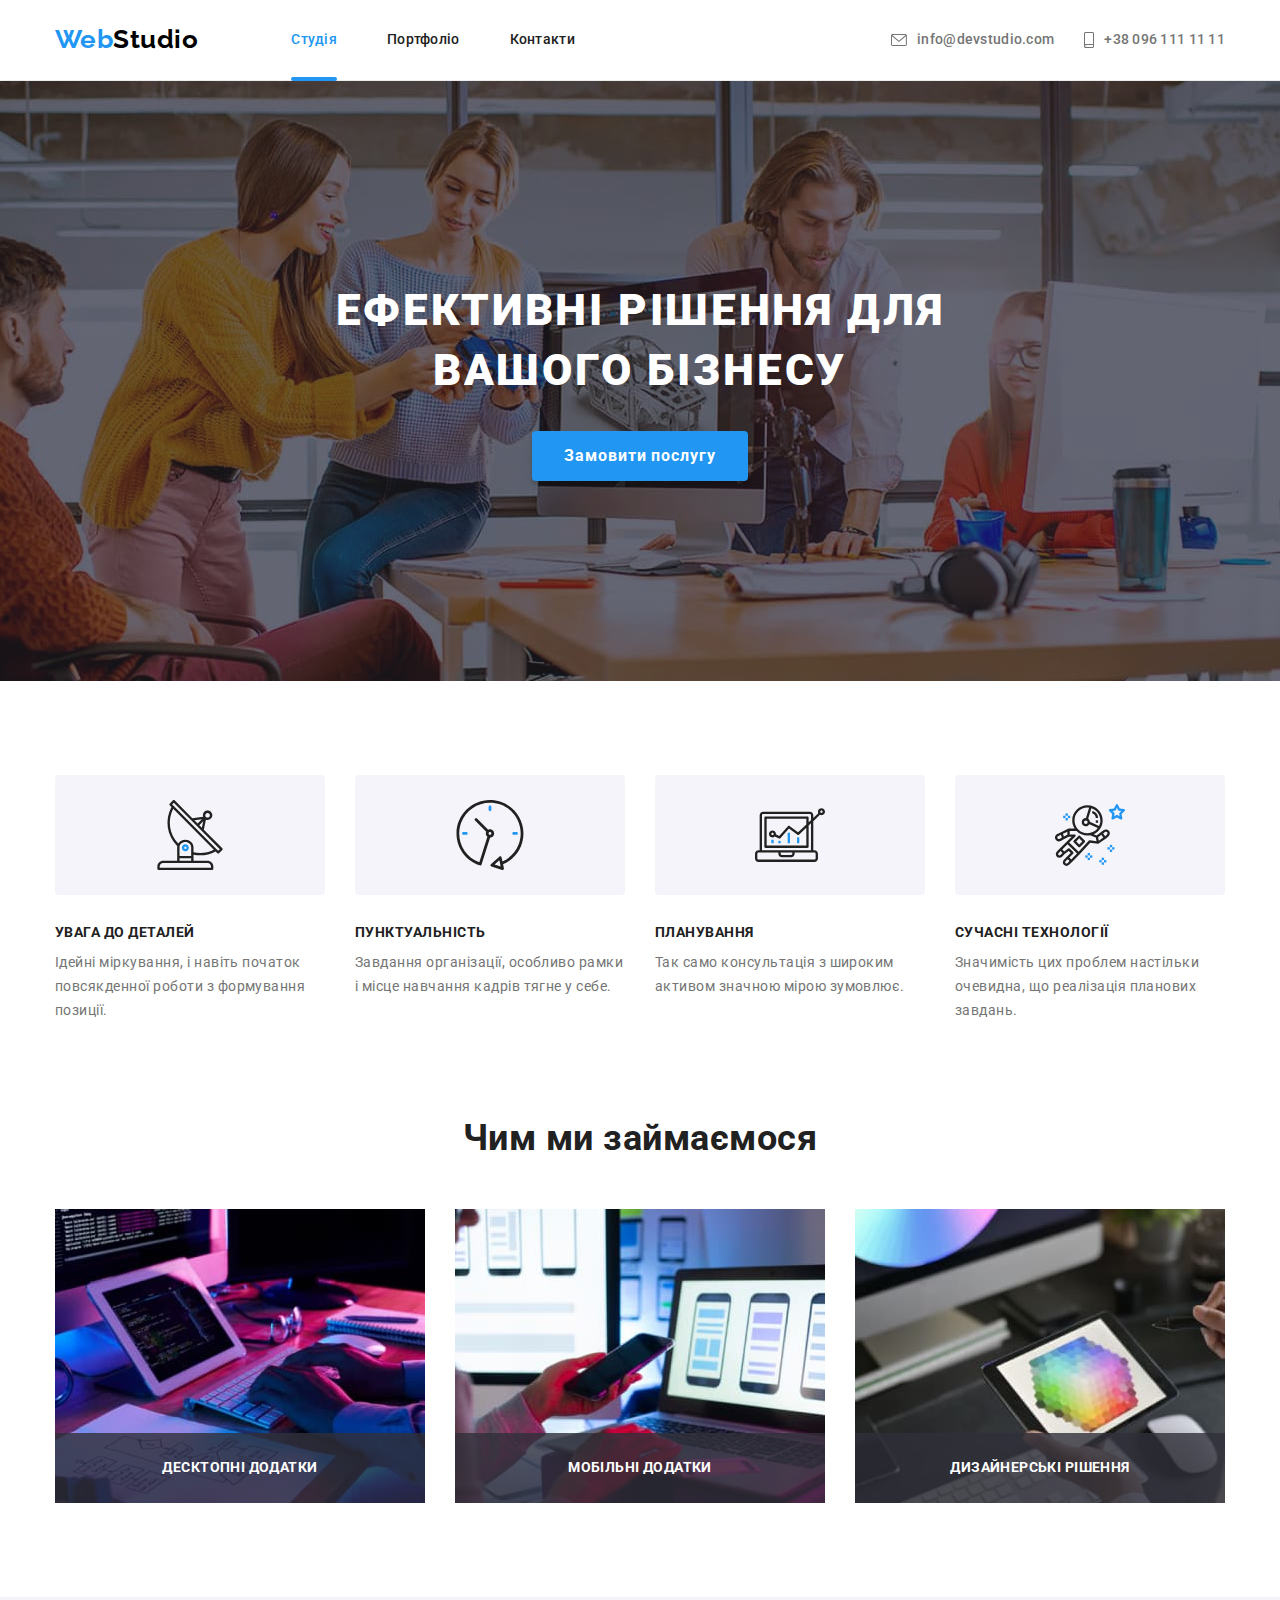
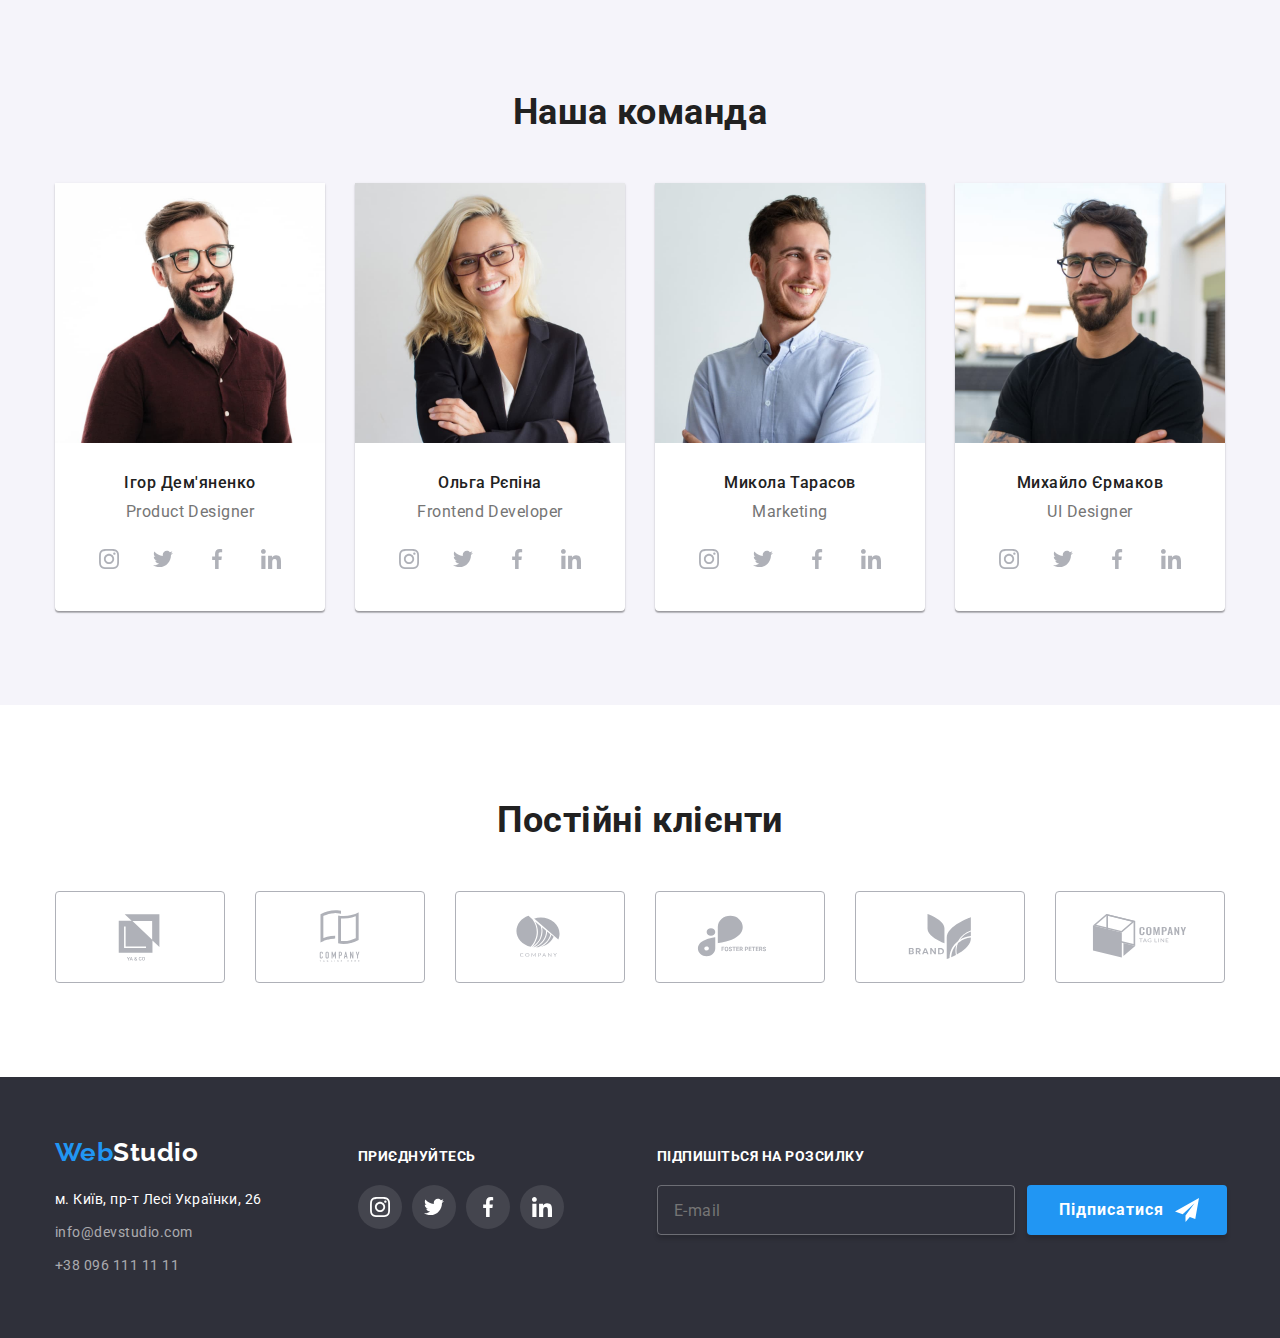
<file: index.html>
<!DOCTYPE html>
<html lang="uk">

    <head>
        <meta charset="UTF-8">
        <meta http-equiv="X-UA-Compatible" content="IE=edge">
        <meta name="viewport" content="width=device-width, initial-scale=1.0">
        <title>Студія</title>
        <link href="https://fonts.googleapis.com/css2?family=Raleway:wght@700&family=Roboto:wght@400;500;700;900&display=swap"
            rel="stylesheet">
        <link rel="stylesheet" href="https://cdnjs.cloudflare.com/ajax/libs/modern-normalize/1.1.0/modern-normalize.min.css">
        <link rel="stylesheet" href="./css/main.min.css">
    </head>
    
    <body>

        <!-- Шапка -->
        <header class="page-header">
           <div class="container main-nav">
                <nav class="nav-flex">
                    <a class="logo" href="./index.html" target="_self">Web<span class="page-header__logo">Studio</span></a>
                    <ul class="main-nav__list site-nav">
                        <li class="main-nav__item site-nav__item">
                            <a class="main-nav__link current row-accent site-nav__link site-nav__link--accent" href="./index.html" target="_self">Студія</a>
                        </li>
                        <li class="main-nav__item site-nav__item">
                            <a class="main-nav__link row-accent site-nav__link site-nav__link--accent" href="./portfolio.html" target="_self">Портфоліо</a>
                        </li>
                        <li class="main-nav__item site-nav__item">
                            <a class="main-nav__link row-accent site-nav__link site-nav__link--accent" href="" target="_self">Контакти</a>
                        </li>
                    </ul>
                </nav>
                <div class="contacts-nav">
                    <a class="main-nav__link contacts-nav__link contacts-header" href="mailto:info@devstudio.com">
                        <svg class="contacts-nav__link-icon" width="16" height="12">
                            <use href="./images/icons.svg#icon-mail"></use>
                        </svg>
                        info@devstudio.com
                    </a>
                    <a class="main-nav__link contacts-nav__link  contacts-header" href="tel:+380961111111">
                        <svg class="contacts-nav__link-icon" width="10" height="16">
                            <use href="./images/icons.svg#icon-phone"></use>
                        </svg>
                        +38 096 111 11 11
                    </a>
                </div>
           </div>
        </header>

        <main>
            <!-- Герой -->
            <section class="hero page-header__stroke">
                <div class="hero__overlay">
                    <div class="container hero__container">
                        <h1 class="hero__title">Ефективні рішення для<br> вашого бізнесу</h1>
                        <button class="button hero-button" type="button" data-modal-open>Замовити послугу</button>
                    </div>
                </div>
            </section>

            <!-- Переваги features -->
            <section class="section features">
                <div class="container features__container">
                    <h2 class="hidden">Переваги</h2>
                    <ul class="features__list feature-list">
                        <li class="features__item features__icon--antenna">
                            <h3 class="features__title">УВАГА ДО ДЕТАЛЕЙ</h3>
                            <p class="features__text">Ідейні міркування, і навіть початок повсякденної роботи з формування позиції.</p>
                        </li>
                        <li class="features__item features__icon--clock">
                            <h3 class="features__title">ПУНКТУАЛЬНІСТЬ</h3>
                            <p class="features__text">Завдання організації, особливо рамки і місце навчання кадрів тягне у себе.</p>
                        </li>
                        <li class="features__item features__icon--diagram">
                            <h3 class="features__title">ПЛАНУВАННЯ</h3>
                            <p class="features__text">Так само консультація з широким активом значною мірою зумовлює.</p>
                        </li>
                        <li class="features__item features__icon--astronaut">
                            <h3 class="features__title">СУЧАСНІ ТЕХНОЛОГІЇ</h3>
                            <p class="features__text">Значимість цих проблем настільки очевидна, що реалізація планових завдань.</p>
                        </li>
                    </ul>
                </div>
            </section>

            <!-- Чим ми займаємося -->
            <section class="section about">
                <div class="container about__container">
                    <h2 class="section-title">Чим ми займаємося</h2>
                    <ul class="about__list">
                        <li class="about__item">
                            <img class="about__img" src="./images/img1.jpg" alt="Людина набирає код на планшеті" width="370">
                            <div class="about__overlay">
                                <h3 class="about__text">Десктопні додатки</h3>
                            </div>
                        </li>
                        <li class="about__item">
                            <img class="about__img" src="./images/img2.jpg" alt="Людина з телефоном за ноутбуком" width="370">
                            <div class="about__overlay">
                                <h3 class="about__text">Мобільні додатки</h3>
                            </div>
                        </li>
                        <li class="about__item">
                            <img class="about__img" src="./images/img3.jpg" alt="Планшет з зображенням кольорової сітки" width="370">
                            <div class="about__overlay">
                                <h3 class="about__text">Дизайнерські рішення</h3>
                            </div>
                        </li>
                    </ul>
                </div>
            </section>

            <!-- Команда -->
            <section class="section team">
                <div class="container team__container">
                    <h2 class="section-title">Наша команда</h2>
                    <ul class="team__list">
                        <li class="team__item team__item--shadow">
                            <img class="team__img" src="./images/igor-demyanenko.jpg" alt="Ігор Дем'яненко" width="270">
                            <div class="team__member">
                                <h3 class="team__member--name">Ігор Дем'яненко</h3>
                                <p class="team__member--position">Product Designer</p>
                                <ul class="social">
                                    <li class="social__item">
                                        <a class="social__link" href="#" target="_blank" rel="noopener noreferrer" aria-label="instagram">
                                            <svg class="social__icon" width="20" height="20">
                                                <use href="./images/icons.svg#icon-instagram"></use>
                                            </svg>
                                        </a>
                                    </li>
                                    <li class="social__item">
                                        <a href="#" class="social__link" target="_blank" rel="noopener noreferrer" aria-label="twitter">
                                            <svg class="social__icon" width="20" height="20">
                                                <use href="./images/icons.svg#icon-twitter"></use>
                                            </svg>
                                        </a>
                                    </li>
                                    <li class="social__item">
                                        <a href="#" class="social__link" target="_blank" rel="noopener noreferrer" aria-label="facebook">
                                            <svg class="social__icon" width="20" height="20">
                                                <use href="./images/icons.svg#icon-facebook"></use>
                                            </svg>
                                        </a>
                                    </li>
                                    <li class="social__item">
                                        <a href="#" class="social__link" target="_blank" rel="noopener noreferrer" aria-label="linkedin">
                                            <svg class="social__icon" width="20" height="20">
                                                <use href="./images/icons.svg#icon-linkedin"></use>
                                            </svg>
                                        </a>
                                    </li>
                                </ul>
                            </div>
                        </li>
                        <li class="team__item team__item--shadow">
                            <img class="team__img" src="./images/olga-repina.jpg" alt="Ольга Рєпіна" width="270">
                            <div class="team__member">
                                <h3 class="team__member--name">Ольга Рєпіна</h3>
                                <p class="team__member--position">Frontend Developer</p>
                                <ul class="social">
                                    <li class="social__item">
                                        <a class="social__link" href="#" target="_blank" rel="noopener noreferrer" aria-label="instagram">
                                            <svg class="social__icon" width="20" height="20">
                                                <use href="./images/icons.svg#icon-instagram"></use>
                                            </svg>
                                        </a>
                                    </li>
                                    <li class="social__item">
                                        <a href="#" class="social__link" target="_blank" rel="noopener noreferrer" aria-label="twitter">
                                            <svg class="social__icon" width="20" height="20">
                                                <use href="./images/icons.svg#icon-twitter"></use>
                                            </svg>
                                        </a>
                                    </li>
                                    <li class="social__item">
                                        <a href="#" class="social__link" target="_blank" rel="noopener noreferrer" aria-label="facebook">
                                            <svg class="social__icon" width="20" height="20">
                                                <use href="./images/icons.svg#icon-facebook"></use>
                                            </svg>
                                        </a>
                                    </li>
                                    <li class="social__item">
                                        <a href="#" class="social__link" target="_blank" rel="noopener noreferrer" aria-label="linkedin">
                                            <svg class="social__icon" width="20" height="20">
                                                <use href="./images/icons.svg#icon-linkedin"></use>
                                            </svg>
                                        </a>
                                    </li>
                                </ul>
                            </div>
                        </li>
                        <li class="team__item team__item--shadow">
                            <img class="team__img" src="./images/mykola-tarasov.jpg" alt="Микола Тарасов" width="270">
                            <div class="team__member">
                                <h3 class="team__member--name">Микола Тарасов</h3>
                                <p class="team__member--position">Marketing</p>
                                <ul class="social">
                                    <li class="social__item">
                                        <a class="social__link" href="#" target="_blank" rel="noopener noreferrer" aria-label="instagram">
                                            <svg class="social__icon" width="20" height="20">
                                                <use href="./images/icons.svg#icon-instagram"></use>
                                            </svg>
                                        </a>
                                    </li>
                                    <li class="social__item">
                                        <a href="#" class="social__link" target="_blank" rel="noopener noreferrer" aria-label="twitter">
                                            <svg class="social__icon" width="20" height="20">
                                                <use href="./images/icons.svg#icon-twitter"></use>
                                            </svg>
                                        </a>
                                    </li>
                                    <li class="social__item">
                                        <a href="#" class="social__link" target="_blank" rel="noopener noreferrer" aria-label="facebook">
                                            <svg class="social__icon" width="20" height="20">
                                                <use href="./images/icons.svg#icon-facebook"></use>
                                            </svg>
                                        </a>
                                    </li>
                                    <li class="social__item">
                                        <a href="#" class="social__link" target="_blank" rel="noopener noreferrer" aria-label="linkedin">
                                            <svg class="social__icon" width="20" height="20">
                                                <use href="./images/icons.svg#icon-linkedin"></use>
                                            </svg>
                                        </a>
                                    </li>
                                </ul>
                            </div>
                        </li>
                        <li class="team__item team__item--shadow">
                            <img class="team__img" src="./images/myhaylo-yermakov.jpg" alt="Михайло Єрмаков" width="270">
                            <div class="team__member">
                                <h3 class="team__member--name">Михайло Єрмаков</h3>
                                <p class="team__member--position">UI Designer</p>
                                <ul class="social">
                                    <li class="social__item">
                                        <a class="social__link" href="#" target="_blank" rel="noopener noreferrer" aria-label="instagram">
                                            <svg class="social__icon" width="20" height="20">
                                                <use href="./images/icons.svg#icon-instagram"></use>
                                            </svg>
                                        </a>
                                    </li>
                                    <li class="social__item">
                                        <a href="#" class="social__link" target="_blank" rel="noopener noreferrer" aria-label="twitter">
                                            <svg class="social__icon" width="20" height="20">
                                                <use href="./images/icons.svg#icon-twitter"></use>
                                            </svg>
                                        </a>
                                    </li>
                                    <li class="social__item">
                                        <a href="#" class="social__link" target="_blank" rel="noopener noreferrer" aria-label="facebook">
                                            <svg class="social__icon" width="20" height="20">
                                                <use href="./images/icons.svg#icon-facebook"></use>
                                            </svg>
                                        </a>
                                    </li>
                                    <li class="social__item">
                                        <a href="#" class="social__link" target="_blank" rel="noopener noreferrer" aria-label="linkedin">
                                            <svg class="social__icon" width="20" height="20">
                                                <use href="./images/icons.svg#icon-linkedin"></use>
                                            </svg>
                                        </a>
                                    </li>
                                </ul>
                            </div>
                        </li>
                    </ul>
                </div>
            </section>

            <!-- Клієнти -->
            <section class="section clients">
                <div class="container clients_container">
                    <h2 class="section-title">Постійні клієнти</h2>
                    <ul class="clients__list">
                        <li class="clients__item">
                            <a class="clients__link" href="#" target="_blank" rel="noopener noreferrer" aria-label="client 1">
                                <svg class="clients__icon" width="106" height="60">
                                    <use href="./images/icons.svg#icon-client1"></use>
                                </svg>
                            </a>
                        </li>
                        <li class="clients__item">
                            <a class="clients__link" href="#" target="_blank" rel="noopener noreferrer" aria-label="client 2">
                                <svg class="clients__icon" width="106" height="60">
                                    <use href="./images/icons.svg#icon-client2"></use>
                                </svg>
                            </a>
                        </li>
                        <li class="clients__item">
                            <a class="clients__link" href="#" target="_blank" rel="noopener noreferrer" aria-label="client 3">
                                <svg class="clients__icon" width="106" height="60">
                                    <use href="./images/icons.svg#icon-client3"></use>
                                </svg>
                            </a>
                        </li>
                        <li class="clients__item">
                            <a class="clients__link" href="#" target="_blank" rel="noopener noreferrer" aria-label="client 4">
                                <svg class="clients__icon" width="106" height="60">
                                    <use href="./images/icons.svg#icon-client4"></use>
                                </svg>
                            </a>
                        </li>
                        <li class="clients__item">
                            <a class="clients__link" href="#" target="_blank" rel="noopener noreferrer" aria-label="client 5">
                                <svg class="clients__icon" width="106" height="60">
                                    <use href="./images/icons.svg#icon-client5"></use>
                                </svg>
                            </a>
                        </li>
                        <li class="clients__item">
                            <a class="clients__link" href="#" target="_blank" rel="noopener noreferrer" aria-label="client 6">
                                <svg class="clients__icon" width="106" height="60">
                                    <use href="./images/icons.svg#icon-client6"></use>
                                </svg>
                            </a>
                        </li>
                    </ul>
                </div>
            </section>
            
            <!-- Футер -->
            <footer class="footer">
                <div class="container footer__container">
                    <div class="footer__wraper">
                        
                        <div>
                            <a class="logo" href="./index.html" target="_self">Web<span class="page-footer__logo">Studio</span>
                            </a>
                            <address class="footer__address">
                                <a class="footer__contacts" href="https://www.google.com.ua/maps/place/%D0%B1%D1%83%D0%BB%D1%8C%D0%B2%D0%B0%D1%80+%D0%9B%D0%B5%D1%81%D1%96+%D0%A3%D0%BA%D1%80%D0%B0%D1%97%D0%BD%D0%BA%D0%B8,+26,+%D0%9A%D0%B8%D1%97%D0%B2,+02000/@50.4265841,30.5361971,17z/data=!3m1!4b1!4m5!3m4!1s0x40d4cf0e033ecbe9:0x57a4dffefec77da0!8m2!3d50.4265807!4d30.5383858?hl=uk&authuser=0"
                                    target="_blank" rel="noopener noreferrer">м. Київ, пр-т Лесі Українки, 26</a>
                                <a class="footer__contacts footer__contacts--color" href="mailto:info@devstudio.com" >info@devstudio.com</a>
                                <a class="footer__contacts footer__contacts--color" href="tel:+380961111111" >+38 096 111 11 11</a>
                            </address>
                        </div>

                        <div class="footer__social">
                            <p class="footer__title">приєднуйтесь</p>
                            <ul class="social">
                                <li class="social__item">
                                    <a href="#" class="social__link social__link--footer" target="_blank" rel="noopener noreferrer" aria-label="instagram">
                                        <svg class="social__icon--footer" width="20" height="20">
                                            <use href="./images/icons.svg#icon-instagram"></use>
                                        </svg>
                                    </a>
                                </li>
                                <li class="social__item">
                                    <a href="#" class="social__link social__link--footer" target="_blank" rel="noopener noreferrer" aria-label="twitter">
                                        <svg class="social__icon--footer" width="20" height="20">
                                            <use href="./images/icons.svg#icon-twitter"></use>
                                        </svg>
                                    </a>
                                </li>
                                <li class="social__item">
                                    <a href="#" class="social__link social__link--footer" target="_blank" rel="noopener noreferrer" aria-label="facebook">
                                        <svg class="social__icon--footer" width="20" height="20">
                                            <use href="./images/icons.svg#icon-facebook"></use>
                                        </svg>
                                    </a>
                                </li>
                                <li class="social__item">
                                    <a href="#" class="social__link social__link--footer" target="_blank" rel="noopener noreferrer" aria-label="linkedin">
                                        <svg class="social__icon--footer" width="20" height="20">
                                            <use href="./images/icons.svg#icon-linkedin"></use>
                                        </svg>
                                    </a>
                                </li>
                            </ul>
                        </div>

                        <div class="footer__subscribe">
                            <p class="footer__title">Підпишіться на розсилку</p>
                        
                            <form class="subscribe__form">
                                <label class="hidden" for="subscribe_email">Пошта</label>
                                <input class="subscribe__input" type="email" name="subscribe-email" id="subscribe_email" placeholder="E-mail" />
                        
                                <button class="button subscribe__button" type="submit">Підписатися
                                    <svg class="subscribe__icon" width="24" height="24">
                                        <use href="./images/icons.svg#icon-footer-send"></use>
                                    </svg>
                                </button>
                        
                            </form>
                        </div>
                        
                    </div>
                </div>           
            </footer>

            <!-- МОДАЛЬНЕ ВІКНО -->
            
            <div class="backdrop is-hidden" data-modal>
                <div class="modal">
                    <button class="modal__close-btn">
                        <svg class="modal__close-icon" width="18" height="18" data-modal-close>
                            <use href="./images/icons.svg#icon-close-modal-btn"></use>
                        </svg>
                    </button>
                  
                    <form class="request-form">
                        <h3 class="request-form__title">Залиште свої дані, ми вам передзвонимо</h3>
                        <label class="request-form__label" for="user_name">Ім'я</label>
                        <div class="request-form__field">
                            <input class="request-form__input" type="text" name="user-name" id="user_name" placeholder=" " required />
                            <svg class="request-form__field-icon" width="18" height="18">
                                <use href="./images/icons.svg#icon-user-name"></use>
                            </svg>
                        </div>

                        <label class="request-form__label" for="user_tel">Телефон</label>
                        <div class="request-form__field">
                            <input class="request-form__input" type="tel" name="user-tel" id="user_tel" placeholder=" " required />
                            <svg class="request-form__field-icon" width="18" height="18">
                                <use href="./images/icons.svg#icon-phone-number"></use>
                            </svg>
                        </div>

                        <label class="request-form__label" for="user_mail">Пошта</label>
                        <div class="request-form__field">
                            <input class="request-form__input" type="email" name="user-mail" id="user_mail" placeholder=" " required />
                            <svg class="request-form__field-icon" width="18" height="18">
                                <use href="./images/icons.svg#icon-email-input"></use>
                            </svg>
                        </div>                 
                                                              
                        <label class="request-form__label" for="comment">Коментар</label>
                        <textarea name="comment" id="comment" placeholder="Введіть текст"></textarea>
                                   
                        <div class="request-form__terms">
                            
                            <input class="terms__input hidden" type="checkbox" name="terms" id="terms" required>
                            <label class="terms__label" for="terms">
                                <svg class="terms__label-icon checkbox-icon" width="16" height="15">
                                    <use href="/images/icons.svg#checkbox-bl"></use>
                                </svg>
                                <span class="terms__label-text">Погоджуюся з розсилкою та приймаю
                                    <a class="terms__label-link" href="#" target="_blank">Умови договору</a>
                                </span>
                            </label>
     
                        </div>     
                        
                        <button class="button modal__button" type="submit">Відправити</button>
                                            
                    </form>
                </div>
            </div>
        
        </main>

        <script src="./js/modal.js"></script>
    </body>
</html>
</file>
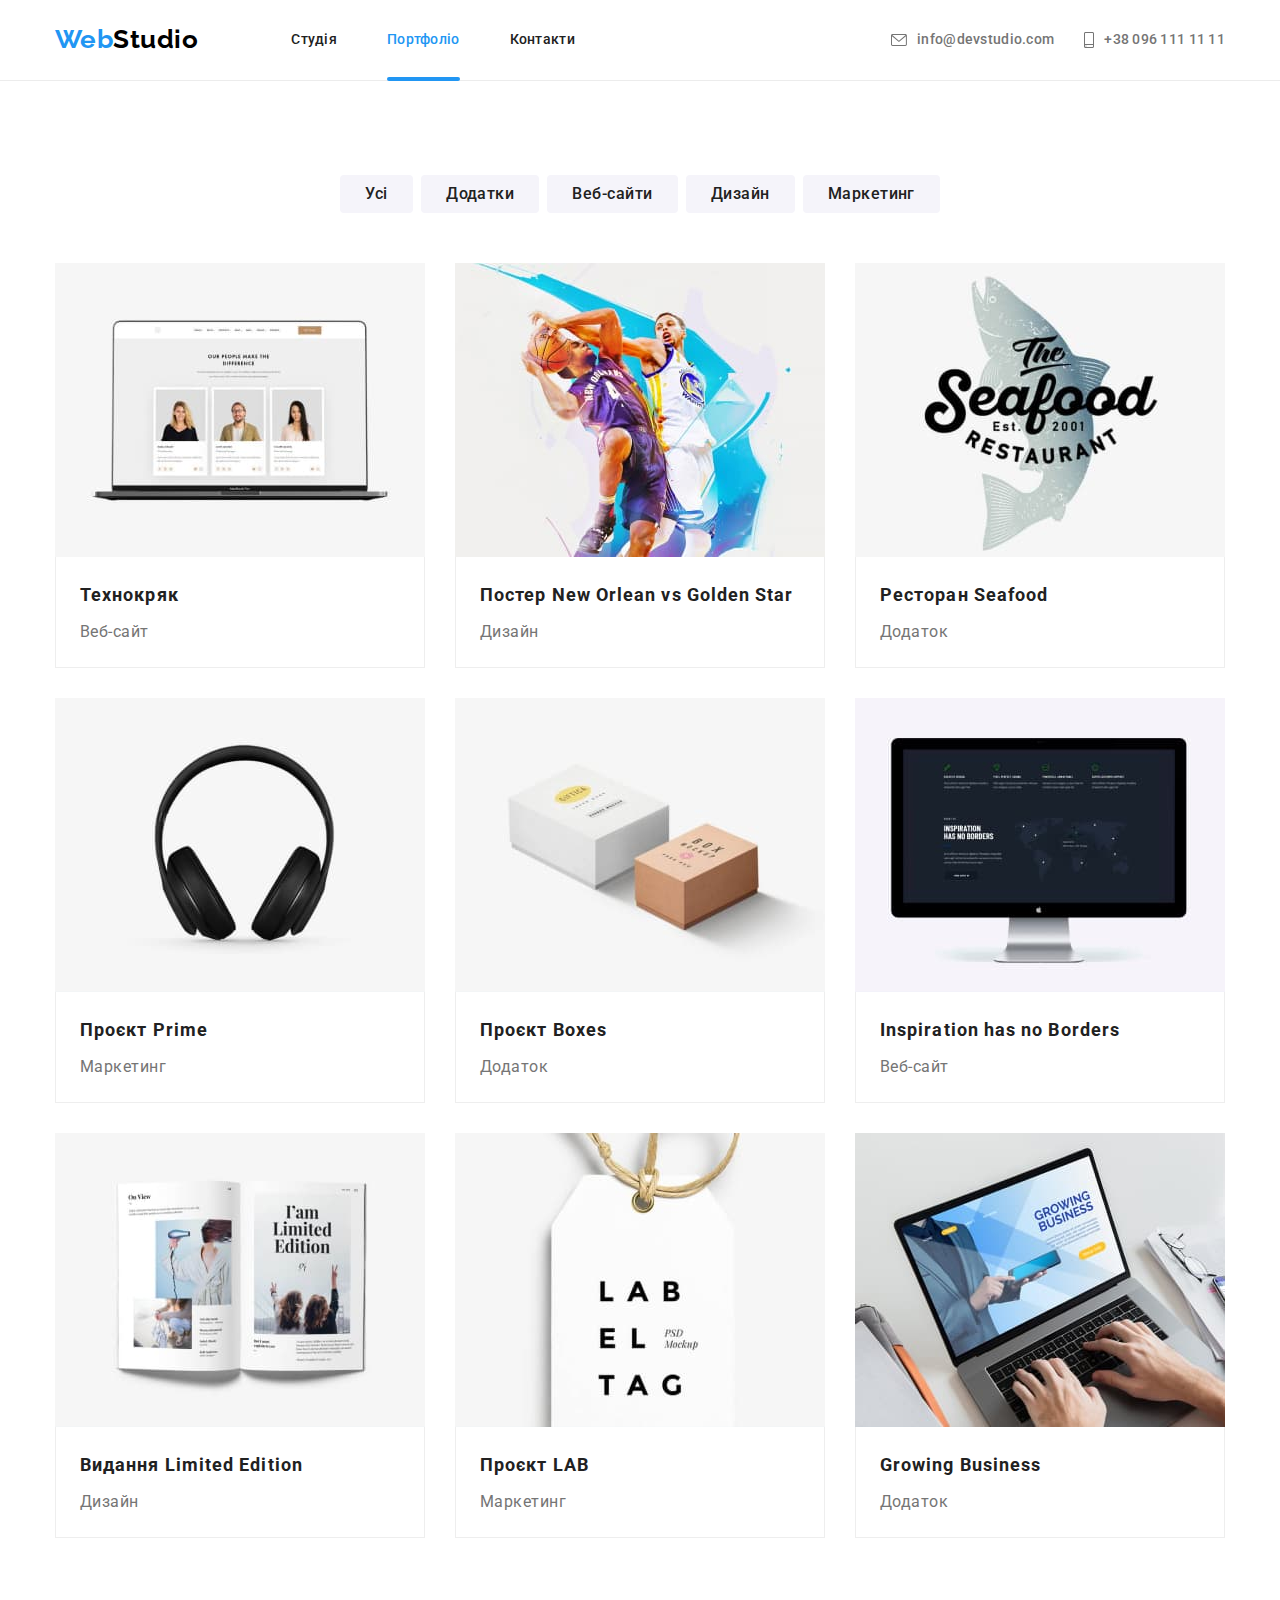
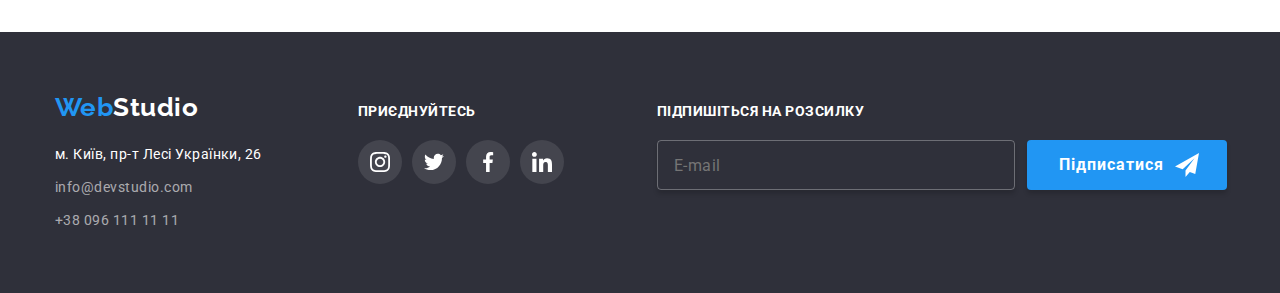
<file: portfolio.html>
<!DOCTYPE html>
<html lang="uk">

    <head>
        <meta charset="UTF-8">
        <meta http-equiv="X-UA-Compatible" content="IE=edge">
        <meta name="viewport" content="width=device-width, initial-scale=1.0">
        <title>Портфоліо</title>
        <link href="https://fonts.googleapis.com/css2?family=Raleway:wght@700&family=Roboto:wght@400;500;700;900&display=swap"
            rel="stylesheet">
        <link rel="stylesheet" href="https://cdnjs.cloudflare.com/ajax/libs/modern-normalize/1.1.0/modern-normalize.min.css">
        <link rel="stylesheet" href="./css/main.min.css">
    </head>

    <body>
        <!-- Шапка -->
        <header class="page-header">
           <div class="container main-nav">
                <nav class="nav-flex">
                    <a class="logo" href="./index.html" target="_self">Web<span class="page-header__logo">Studio</span></a>
                    <ul class="main-nav__list site-nav">
                        <li class="main-nav__item site-nav__item">
                            <a class="main-nav__link site-nav__link site-nav__link--accent" href="./index.html" target="_self">Студія</a>
                        </li>
                        <li class="main-nav__item site-nav__item">
                            <a class="main-nav__link current site-nav__link site-nav__link--accent" href="./portfolio.html" target="_self">Портфоліо</a>
                        </li>
                        <li class="main-nav__item site-nav__item">
                            <a class="main-nav__link site-nav__link site-nav__link--accent" href="" target="_self">Контакти</a>
                        </li>
                    </ul>
                </nav>
                <div class="contacts-nav">
                    <a class="main-nav__link contacts-nav__link contacts-header" href="mailto:info@devstudio.com">
                        <svg class="contacts-nav__link-icon" width="16" height="12">
                            <use href="./images/icons.svg#icon-mail"></use>
                        </svg>
                        info@devstudio.com
                    </a>
                    <a class="main-nav__link contacts-nav__link  contacts-header" href="tel:+380961111111" >
                        <svg class="contacts-nav__link-icon" width="10" height="16">
                            <use href="./images/icons.svg#icon-phone"></use>
                        </svg>
                        +38 096 111 11 11
                    </a>
                </div>
           </div>
        </header>

        <main>
            <!-- Приклади робіт -->
            <section class="section page-header__stroke projects">
                <div class="container projects__container">
                    <h1 class="section-title hidden">Приклади робіт</h1>
                    <ul class="projects__filter">
                        <li class="projects__filter-item"><button class="projects__filter-btn button" type="button" >Усі</button></li>
                        <li class="projects__filter-item"><button class="projects__filter-btn button" type="button" >Додатки</button></li>
                        <li class="projects__filter-item"><button class="projects__filter-btn button" type="button" >Веб-сайти</button></li>
                        <li class="projects__filter-item"><button class="projects__filter-btn button" type="button" >Дизайн</button></li>
                        <li class="projects__filter-item"><button class="projects__filter-btn button" type="button" >Маркетинг</button></li>
                    </ul>
                    <ul class="projects__card-set work-list">

                        <li class="projects__card-item">
                            <a class="projects__card-link" href="#">
                                <div class="projects__card-wrapper">
                                    <img class="projects__card-img" src="./images/tehnokryak.jpg" alt="Ноутбук з вебсайтом" width="370">
                                    <div class="projects__overlay">
                                        <p class="projects__overlay-text">Ресурс пропонує комплексні пропозиції з різним рівнем функціоналу та сервісів. Все це дозволить відвідувачу отримати
                                        вичерпні відомості про компанію чи приватну особу.</p>
                                    </div>
                                </div>
                                <div class="projects__card--border">
                                    <h2 class="projects__card-title">Технокряк</h2>
                                    <p class="projects__card-text">Веб-сайт</p>
                                </div>
                            </a>
                        </li>
                        <li class="projects__card-item">
                            <a class="projects__card-link" href="#">                            
                                <div class="projects__card-wrapper">
                                    <img class="projects__card-img" src="./images/new-orlean.jpg" alt="Постер New Orlean vs Golden Star" width="370">
                                    <div class="projects__overlay">
                                        <p class="projects__overlay-text">Ресурс пропонує комплексні пропозиції з різним рівнем функціоналу та
                                            сервісів. Все це дозволить відвідувачу отримати
                                            вичерпні відомості про компанію чи приватну особу.</p>
                                    </div>
                                </div>
                                <div class="projects__card--border">
                                    <h2 class="projects__card-title">Постер <span lang="en">New Orlean vs Golden Star</span></h2>
                                    <p class="projects__card-text">Дизайн</p>
                                </div>
                            </a>
                        </li>
                        <li class="projects__card-item">
                            <a class="projects__card-link" href="#">                        
                                <div class="projects__card-wrapper">
                                    <img class="projects__card-img" src="./images/sea-food.jpg" alt="Логотип ресторану" width="370">
                                    <div class="projects__overlay">
                                        <p class="projects__overlay-text">Ресурс пропонує комплексні пропозиції з різним рівнем функціоналу та
                                            сервісів. Все це дозволить відвідувачу отримати
                                            вичерпні відомості про компанію чи приватну особу.</p>
                                    </div>
                                </div>
                                <div class="projects__card--border">
                                    <h2 class="projects__card-title">Ресторан <span lang="en">Seafood</span></h2>
                                    <p class="projects__card-text">Додаток</p>
                                </div>
                            </a>
                        </li>
                        <li class="projects__card-item">
                            <a class="projects__card-link" href="#">                            
                                <div class="projects__card-wrapper">
                                    <img class="projects__card-img" src="./images/prime.jpg" alt="Навушники" width="370">
                                    <div class="projects__overlay">
                                        <p class="projects__overlay-text">Ресурс пропонує комплексні пропозиції з різним рівнем функціоналу та
                                            сервісів. Все це дозволить відвідувачу отримати
                                            вичерпні відомості про компанію чи приватну особу.</p>
                                    </div>
                                </div>
                                <div class="projects__card--border">
                                    <h2 class="projects__card-title">Проєкт <span lang="en">Prime</span></h2>
                                    <p class="projects__card-text">Маркетинг</p>
                                </div>
                            </a>
                        </li>
                        <li class="projects__card-item">
                            <a class="projects__card-link" href="#">
                            
                                <div class="projects__card-wrapper">
                                    <img class="projects__card-img" src="./images/boxes.jpg" alt="Дві картонні коробки" width="370">
                                    <div class="projects__overlay">
                                        <p class="projects__overlay-text">Ресурс пропонує комплексні пропозиції з різним рівнем функціоналу та
                                            сервісів. Все це дозволить відвідувачу отримати
                                            вичерпні відомості про компанію чи приватну особу.</p>
                                    </div>
                                </div>
                                <div class="projects__card--border">
                                    <h2 class="projects__card-title">Проєкт <span lang="en">Boxes</span></h2>
                                    <p class="projects__card-text">Додаток</p>
                                </div>
                            </a>
                        </li>
                        <li class="projects__card-item">
                            <a class="projects__card-link" href="#">
                            
                                <div class="projects__card-wrapper">
                                    <img class="projects__card-img" src="./images/inspiration.jpg" alt="Комп'ютерний монітор з відкритим сайтом" width="370">
                                    <div class="projects__overlay">
                                        <p class="projects__overlay-text">Ресурс пропонує комплексні пропозиції з різним рівнем функціоналу та
                                            сервісів. Все це дозволить відвідувачу отримати
                                            вичерпні відомості про компанію чи приватну особу.</p>
                                    </div>
                                </div>
                                <div class="projects__card--border">
                                    <h2 class="projects__card-title"><span lang="en">Inspiration has no Borders</span></h2>
                                    <p class="projects__card-text">Веб-сайт</p>
                                </div>
                            </a>
                        </li>
                        <li class="projects__card-item">
                            <a class="projects__card-link" href="#">
                            
                                <div class="projects__card-wrapper">
                                    <img class="projects__card-img" src="./images/limited-edition.jpg" alt="Відкритий журнал" width="370">
                                    <div class="projects__overlay">
                                        <p class="projects__overlay-text">Ресурс пропонує комплексні пропозиції з різним рівнем функціоналу та
                                            сервісів. Все це дозволить відвідувачу отримати
                                            вичерпні відомості про компанію чи приватну особу.</p>
                                    </div>
                                </div>
                                <div class="projects__card--border">
                                    <h2 class="projects__card-title">Видання <span lang="en">Limited Edition</span></h2>
                                    <p class="projects__card-text">Дизайн</p>
                                </div>
                            </a>
                        </li>
                        <li class="projects__card-item">
                            <a class="projects__card-link" href="#">
                            
                                <div class="projects__card-wrapper">
                                    <img class="projects__card-img" src="./images/lab.jpg" alt="Етикетка для одягу" width="370">
                                    <div class="projects__overlay">
                                        <p class="projects__overlay-text">Ресурс пропонує комплексні пропозиції з різним рівнем функціоналу та
                                            сервісів. Все це дозволить відвідувачу отримати
                                            вичерпні відомості про компанію чи приватну особу.</p>
                                    </div>
                                </div>
                                <div class="projects__card--border">
                                    <h2 class="projects__card-title">Проєкт <span lang="en">LAB</span></h2>
                                    <p class="projects__card-text">Маркетинг</p>
                                </div>
                            </a>
                        </li>
                        <li class="projects__card-item">
                            <a class="projects__card-link" href="#">
                            
                                <div class="projects__card-wrapper">
                                    <img class="projects__card-img" src="./images/growing-business.jpg" alt="Людина друкує на ноутбуці" width="370">
                                    <div class="projects__overlay">
                                        <p class="projects__overlay-text">Ресурс пропонує комплексні пропозиції з різним рівнем функціоналу та
                                            сервісів. Все це дозволить відвідувачу отримати
                                            вичерпні відомості про компанію чи приватну особу.</p>
                                    </div>
                                </div>
                                <div class="projects__card--border">
                                    <h2 class="projects__card-title"><span lang="en">Growing Business</span></h2>
                                    <p class="projects__card-text">Додаток</p>
                                </div>
                            </a>
                        </li>
                    </ul>
                </div>
            </section>
        </main>
        <!-- Футер -->
        <footer class="footer">
            <div class="container footer__container">
                <div class="footer__wraper">
        
                    <div>
                        <a class="logo" href="./index.html" target="_self">Web<span class="page-footer__logo">Studio</span>
                        </a>
                        <address class="footer__address">
                            <a class="footer__contacts"
                                href="https://www.google.com.ua/maps/place/%D0%B1%D1%83%D0%BB%D1%8C%D0%B2%D0%B0%D1%80+%D0%9B%D0%B5%D1%81%D1%96+%D0%A3%D0%BA%D1%80%D0%B0%D1%97%D0%BD%D0%BA%D0%B8,+26,+%D0%9A%D0%B8%D1%97%D0%B2,+02000/@50.4265841,30.5361971,17z/data=!3m1!4b1!4m5!3m4!1s0x40d4cf0e033ecbe9:0x57a4dffefec77da0!8m2!3d50.4265807!4d30.5383858?hl=uk&authuser=0"
                                target="_blank" rel="noopener noreferrer">м. Київ, пр-т Лесі Українки, 26</a>
                            <a class="footer__contacts footer__contacts--color"
                                href="mailto:info@devstudio.com">info@devstudio.com</a>
                            <a class="footer__contacts footer__contacts--color" href="tel:+380961111111">+38 096 111 11 11</a>
                        </address>
                    </div>
        
                    <div class="footer__social">
                        <p class="footer__title">приєднуйтесь</p>
                        <ul class="social">
                            <li class="social__item">
                                <a href="#" class="social__link social__link--footer" target="_blank" rel="noopener noreferrer"
                                    aria-label="instagram">
                                    <svg class="social__icon--footer" width="20" height="20">
                                        <use href="./images/icons.svg#icon-instagram"></use>
                                    </svg>
                                </a>
                            </li>
                            <li class="social__item">
                                <a href="#" class="social__link social__link--footer" target="_blank" rel="noopener noreferrer"
                                    aria-label="twitter">
                                    <svg class="social__icon--footer" width="20" height="20">
                                        <use href="./images/icons.svg#icon-twitter"></use>
                                    </svg>
                                </a>
                            </li>
                            <li class="social__item">
                                <a href="#" class="social__link social__link--footer" target="_blank" rel="noopener noreferrer"
                                    aria-label="facebook">
                                    <svg class="social__icon--footer" width="20" height="20">
                                        <use href="./images/icons.svg#icon-facebook"></use>
                                    </svg>
                                </a>
                            </li>
                            <li class="social__item">
                                <a href="#" class="social__link social__link--footer" target="_blank" rel="noopener noreferrer"
                                    aria-label="linkedin">
                                    <svg class="social__icon--footer" width="20" height="20">
                                        <use href="./images/icons.svg#icon-linkedin"></use>
                                    </svg>
                                </a>
                            </li>
                        </ul>
                    </div>
        
                    <div class="footer__subscribe">
                        <p class="footer__title">Підпишіться на розсилку</p>
        
                        <form class="subscribe__form">
                            <label class="hidden" for="subscribe_email">Пошта</label>
                            <input class="subscribe__input" type="email" name="subscribe-email" id="subscribe_email"
                                placeholder="E-mail" />
        
                            <button class="button subscribe__button" type="submit">Підписатися
                                <svg class="subscribe__icon" width="24" height="24">
                                    <use href="./images/icons.svg#icon-footer-send"></use>
                                </svg>
                            </button>
        
                        </form>
                    </div>
        
                </div>
            </div>
        </footer>
    </body>
</html>
</file>
<file: css/main.min.css>
:root{--main-font: Roboto, sans-serif;--portfolio-header-stroke: #ECECEC;--primary-text-color: #757575;--title-text-color: #212121;--accent-color: #2196F3;--accent-color-hover: #188CE8;--primary-white-color: #ffffff;--black-color: #000000;--btn-shadow: 0px 4px 4px rgba(0, 0, 0, 0.15);--background-secondary-color: #F5F4FA;--background-accent-color: #2F303A;--background-hero-color: #C4C4C4;--icon-social: #AFB1B8;--icon-footer-social-bgc: rgba(255, 255, 255, 0.1);--contacts-footer-color: rgba(255, 255, 255, 0.6);--footer-subscribe-border: rgba(255, 255, 255, 0.3);--card-border: #EEEEEE;--portfolio-card-hover: rgba(33, 150, 243, 0.9);--about-overlay: rgba(47, 48, 58, 0.8);--modal-cls-btn: rgba(0, 0, 0, 0.1);--input-border-color: rgba(33, 33, 33, 0.2);--textarea-color: rgba(117, 117, 117, 0.5);--textarea-text-color: rgb(117, 117, 117);--cubic: cubic-bezier(0.4, 0, 0.2, 1)}/*! modern-normalize v1.1.0 | MIT License | https://github.com/sindresorhus/modern-normalize */*,::before,::after{box-sizing:border-box}html{line-height:1.15;-webkit-text-size-adjust:100%;-moz-tab-size:4;-o-tab-size:4;tab-size:4}body{margin:0;font-family:system-ui,-apple-system,"Segoe UI",Roboto,Helvetica,Arial,sans-serif,"Apple Color Emoji","Segoe UI Emoji"}hr{height:0;color:inherit}abbr[title]{-webkit-text-decoration:underline dotted;text-decoration:underline dotted}b,strong{font-weight:bolder}code,kbd,samp,pre{font-family:ui-monospace,SFMono-Regular,Consolas,"Liberation Mono",Menlo,monospace;font-size:1em}small{font-size:80%}sub,sup{font-size:75%;line-height:0;position:relative;vertical-align:baseline}sub{bottom:-0.25em}sup{top:-0.5em}table{text-indent:0;border-color:inherit}button,input,optgroup,select,textarea{font-family:inherit;font-size:100%;line-height:1.15;margin:0}button,select{text-transform:none}button,[type=button],[type=reset],[type=submit]{-webkit-appearance:button}::-moz-focus-inner{border-style:none;padding:0}:-moz-focusring{outline:1px dotted ButtonText}:-moz-ui-invalid{box-shadow:none}legend{padding:0}progress{vertical-align:baseline}::-webkit-inner-spin-button,::-webkit-outer-spin-button{height:auto}[type=search]{-webkit-appearance:textfield;outline-offset:-2px}::-webkit-search-decoration{-webkit-appearance:none}::-webkit-file-upload-button{-webkit-appearance:button;font:inherit}summary{display:list-item}body{background-color:var(--primary-white-color);color:var(--primary-text-color);font-family:var(--main-font);letter-spacing:.03em}body,h1,h2,h3,h4,p,ul,ol,li{margin:0;padding:0}ul,ol{list-style:none}img{display:block;max-width:100%;height:auto}.list{padding:0;margin:0;list-style:none}.container{width:1200px;margin-left:auto;margin-right:auto;padding-left:15px;padding-right:15px}.section{padding-top:94px;padding-bottom:94px}.section-title{margin-top:0;margin-bottom:50px;color:var(--title-text-color);font-weight:700;font-size:36px;line-height:1.17;text-align:center}.hidden{position:absolute;white-space:nowrap;width:1px;height:1px;overflow:hidden;border:0;padding:0;clip:rect(0 0 0 0);-webkit-clip-path:inset(50%);clip-path:inset(50%);margin:-1px}.logo{padding-top:24px;padding-bottom:24px;color:var(--accent-color);text-decoration:none;font-family:Raleway,sans-serif;font-weight:700;font-size:26px;line-height:1.2}.page-header__logo{color:var(--black-color)}.page-footer__logo{color:var(--primary-white-color);padding:0}.page-header__stroke{border-top:1px solid var(--portfolio-header-stroke)}.main-nav{display:flex;align-items:center;justify-content:space-between}.nav-flex{display:flex;align-items:center}.site-nav{display:flex;margin-left:93px}.site-nav__item{position:relative}.site-nav__item+.site-nav__item{margin-left:50px}.site-nav__link,.contacts-nav__link{display:block;padding-top:32px;padding-bottom:32px;color:var(--title-text-color);text-decoration:none;font-weight:500;font-size:14px;line-height:1.14;letter-spacing:.02em;transition:color 250ms var(--cubic)}.site-nav__link:hover,.site-nav__link:focus,.contacts-nav__link:hover,.contacts-nav__link:focus{color:var(--accent-color)}.site-nav__link.current{color:var(--accent-color)}.site-nav__link--accent::after{content:"";position:absolute;display:block;bottom:-1px;left:0;width:100%;height:4px;background-color:var(--accent-color);border-radius:2px;background-repeat:no-repeat;background-position:center;opacity:0;transition:opacity 250ms var(--cubic)}.site-nav__link--accent.current::after,.site-nav__link--accent:hover::after,.site-nav__link--accent:focus::after{opacity:1}.contacts-nav{display:flex;margin-left:auto}.contacts-nav__link+.contacts-nav__link{margin-left:30px;margin-right:0}.contacts-nav__link{display:flex;align-items:center;color:var(--primary-text-color)}.contacts-nav__link-icon{margin-right:10px;fill:currentColor}.hero{text-align:center}.hero__title{margin-top:0;margin-bottom:30px;font-weight:900;font-size:44px;line-height:1.36;letter-spacing:.06em;text-transform:uppercase;color:var(--primary-white-color)}.hero__overlay{margin:0 auto;padding:200px 0;max-width:1600px;height:600px;background-image:linear-gradient(rgba(47, 48, 58, 0.4), rgba(47, 48, 58, 0.4)),url("../images/hero.jpg");background-repeat:no-repeat;background-size:cover;background-position:center;background-color:var(--background-hero-color)}.features__list{display:flex;flex-wrap:wrap;justify-content:space-between}.features__item{width:270px}.features__item::before{content:"";display:block;height:120px;margin-bottom:30px;background-color:var(--background-secondary-color);border-radius:4px;background-size:70px;background-repeat:no-repeat;background-position:center}.features__title{margin-top:0;margin-bottom:10px;font-weight:700;font-size:14px;line-height:1.14;text-transform:uppercase;color:var(--title-text-color)}.features__text{margin-top:0;margin-bottom:0;font-size:14px;line-height:1.71}.features__icon--antenna::before{background-image:url(../images/antenna.svg)}.features__icon--clock::before{background-image:url(../images/clock.svg)}.features__icon--diagram::before{background-image:url(../images/diagram.svg)}.features__icon--astronaut::before{background-image:url(../images/astronaut.svg)}.about{padding-top:0}.about__list{display:flex;justify-content:space-between}.about__item{position:relative}.about__overlay{position:absolute;bottom:0;left:0;display:flex;flex-direction:column;width:370px;height:70px;padding:27px 0;background:var(--about-overlay)}.about__text{margin:0;text-transform:uppercase;font-size:14px;line-height:1.14;text-align:center;letter-spacing:.03em;color:var(--primary-white-color)}.team{background-color:var(--background-secondary-color)}.team__list{display:flex;justify-content:space-between}.team__item{width:270px;background-color:var(--primary-white-color);border-radius:0px 0px 4px 4px}.team__item--shadow{box-shadow:0px 1px 3px rgba(0,0,0,.12),0px 1px 1px rgba(0,0,0,.14),0px 2px 1px rgba(0,0,0,.2)}.team__member{padding:30px 32px}.team__member--name{margin-top:0;margin-bottom:10px;font-weight:500;font-size:16px;line-height:1.19;color:var(--title-text-color);text-align:center}.team__member--position{margin:0 0 16px 0;font-size:16px;line-height:1.19;text-align:center}.social{display:flex;margin:0 auto;gap:10px}.social__item{flex-basis:calc((100% - 30px)/4)}.social__link{display:flex;justify-content:center;align-items:center;width:44px;height:44px;border-radius:50%;color:var(--icon-social);transition:background-color 250ms var(--cubic),color 250ms var(--cubic)}.social__link:hover,.social__link:focus{color:var(--primary-white-color);background-color:var(--accent-color)}.social__link--footer{color:var(--primary-white-color);background-color:var(--icon-footer-social-bgc);transition:background-color 250ms var(--cubic)}.social__icon{fill:currentColor}.social__icon--footer{fill:var(--primary-white-color)}.clients__list{display:flex;margin:0 auto;gap:30px}.clients__item{flex-basis:calc((100% - 150px)/6)}.clients__link{display:flex;justify-content:center;align-items:center;width:170px;height:92px;border:1px solid var(--icon-social);border-radius:4px;color:var(--icon-social);transition:border-color 250ms var(--cubic),color 250ms var(--cubic);outline:rgba(0,0,0,0)}.clients__link:hover,.clients__link:focus{color:var(--accent-color);border-color:var(--accent-color)}.clients__icon{fill:currentColor}.footer{padding-top:60px;padding-bottom:60px;background-color:var(--background-accent-color)}.footer__wraper{display:flex;align-items:baseline;gap:93px}.footer__title{display:block;margin-top:0;margin-bottom:20px;font-weight:700;font-size:14px;line-height:1.14;text-transform:uppercase;color:var(--primary-white-color)}.footer__address{display:block;margin-top:20px;min-width:210px}.footer__contacts{font-style:normal;font-size:14px;line-height:1.71;color:var(--primary-white-color);text-decoration:none;transition:color 250ms var(--cubic)}.footer__contacts--color{display:block;margin-top:9px;color:var(--contacts-footer-color);transition:color 250ms var(--cubic)}.footer__contacts:hover,.footer__contacts:focus{color:var(--accent-color)}.footer__subscribe{display:block}.subscribe__form{display:flex}.subscribe__input{width:358px;height:50px;padding:15px 16px;margin-right:12px;border:1px solid var(--footer-subscribe-border);box-shadow:var(--btn-shadow);border-radius:4px;background-color:rgba(0,0,0,0);outline:rgba(0,0,0,0);color:var(--primary-white-color);font-size:16px;line-height:1.25;letter-spacing:.03em;transition:border 250ms var(--cubic)}.subscribe__input:focus,.subscribe__input:hover{border:1px solid var(--accent-color)}.backdrop{position:fixed;top:0;left:0;height:100%;width:100%;opacity:1;visibility:visible;background-color:rgba(0,0,0,.2);transition:visibility 250ms,opacity 250ms var(--cubic)}.backdrop.is-hidden{opacity:0;pointer-events:none;visibility:hidden}.backdrop.is-hidden .modal{transform:translate(-50%, -50%) scale(0.6)}.modal{position:absolute;top:50%;left:50%;transform:translate(-50%, -50%) scale(1);transition:transform 250ms linear;min-width:530px;min-height:580px;padding:40px;background-color:var(--primary-white-color);box-shadow:0px 1px 3px rgba(0,0,0,.12),0px 1px 1px rgba(0,0,0,.14),0px 2px 1px rgba(0,0,0,.2);border-radius:4px}.request-form{display:block;margin-left:auto;margin-right:auto;max-width:448px}.request-form textarea{resize:none;margin-bottom:20px;padding:12px 16px;width:448px;height:120px;border:1px solid var(--input-border-color);border-radius:4px;font-family:"Roboto";font-size:14px;line-height:1.16;letter-spacing:.01em;color:var(--primary-text-color);opacity:1;outline:rgba(0,0,0,0);transition:border 250ms var(--cubic)}.request-form textarea:focus{border:1px solid var(--accent-color)}.request-form__title{padding:0;margin-top:0;margin-bottom:12px;font-size:20px;line-height:1.15;text-align:center;letter-spacing:.03em;color:var(--title-text-color)}.request-form__label{display:block;padding-bottom:4px;margin:0;font-family:"Roboto";font-weight:400;font-size:12px;line-height:14px;letter-spacing:.01em;color:var(--primary-text-color)}.request-form__field{position:relative;margin-bottom:10px}.request-form__field-icon{position:absolute;top:50%;transform:translateY(-50%);left:12px;fill:var(--title-text-color);transition:border 250ms var(--cubic),fill 250ms var(--cubic)}.request-form__input{height:40px;width:100%;padding:12px 12px 12px 42px;border:1px solid var(--input-border-color);border-radius:4px;outline:rgba(0,0,0,0);transition:border 250ms var(--cubic);font-family:"Roboto";font-size:14px;line-height:1.14;letter-spacing:.02em;color:var(--textarea-text-color)}.request-form__input:focus{border:1px solid var(--accent-color)}.request-form__input:focus+.request-form__field-icon{fill:var(--accent-color)}.request-form__terms{display:flex;justify-content:center;margin-bottom:30px}.terms__label{position:relative;display:flex;justify-content:center;flex-wrap:wrap;align-items:baseline;padding:0;line-height:1.71;letter-spacing:.01em;font-size:14px;letter-spacing:.03em;text-align:center}.terms__label-link{color:var(--accent-color)}.terms__label-text{margin-left:8px}.terms__label-icon{position:relative;top:2px;flex-shrink:0;border:2px solid var(--title-text-color);border-radius:2px;fill:rgba(0,0,0,0);transition:border-color 250ms var(--cubic),background-image 250ms var(--cubic),background-repeat 250ms var(--cubic),background-size 250ms var(--cubic),background-origin 250ms var(--cubic)}.terms__input:checked+.terms__label .terms__label-icon{border-color:var(--accent-color);background-image:url(../images/icon-check.svg);background-repeat:no-repeat;background-size:contain;background-origin:border-box}.button{display:inline-block;padding:10px 0;min-width:200px;min-height:50px;text-align:center;border-radius:4px;border-width:0;color:var(--primary-white-color);background-color:var(--accent-color);box-shadow:var(--btn-shadow);font-family:inherit;font-weight:700;font-size:16px;line-height:1.88;letter-spacing:.06em;cursor:pointer;outline:rgba(0,0,0,0)}.hero-button{min-width:216px}.modal__close-btn{position:absolute;top:8px;right:8px;display:flex;justify-content:center;align-items:center;padding:0;height:30px;width:30px;border-radius:50%;border:1px solid var(--modal-cls-btn);background-color:var(--primary-white-color);cursor:pointer}.modal__close-icon{fill:var(--black-color);transition:fill 250ms var(--cubic)}.modal__close-icon:hover,.modal__close-icon:focus{fill:var(--accent-color)}.modal__button{display:flex;justify-content:center;align-items:center;margin:0 auto;transition:background-color 250ms var(--cubic)}.modal__button:hover{background-color:var(--accent-color-hover)}.subscribe__button{position:relative;display:flex;align-items:center;padding:10px 32px;transition:background-color 250ms var(--cubic)}.subscribe__button:hover,.subscribe__button:focus{background-color:var(--accent-color-hover)}.subscribe__icon{position:absolute;right:28px;margin-left:10px}.projects__filter{display:flex;justify-content:center;margin-bottom:50px}.projects__filter-item+.projects__filter-item{margin-left:8px}.projects__filter-btn{padding:6px 25px;min-width:73px;min-height:38px;color:var(--title-text-color);background-color:var(--background-secondary-color);box-shadow:none;font-weight:500;line-height:1.62;letter-spacing:.03em;cursor:pointer;transition:background-color 250ms var(--cubic),color 250ms var(--cubic),box-shadow 250ms var(--cubic)}.projects__filter-btn:hover,.projects__filter-btn:focus{color:var(--primary-white-color);background-color:var(--accent-color);box-shadow:0px 3px 1px rgba(0,0,0,.1),0px 1px 2px rgba(0,0,0,.08),0px 2px 2px rgba(0,0,0,.12)}.projects__card-set{display:flex;flex-wrap:wrap;gap:30px}.projects__card-wrapper{display:flex;position:relative;overflow:hidden}.projects__card-title{margin-top:0;margin-bottom:4px;font-weight:700;font-size:18px;line-height:2;letter-spacing:.06em;color:var(--title-text-color)}.projects__card-text{margin:0;font-size:16px;line-height:1.88;color:var(--primary-text-color)}.projects__card-item{flex-basis:calc((100% - 60px)/3);transition:box-shadow 250ms var(--cubic)}.projects__card-item:hover,.projects__card-item:focus{box-shadow:0px 1px 1px rgba(0,0,0,.12),0px 4px 4px rgba(0,0,0,.06),1px 4px 6px rgba(0,0,0,.16)}.projects__card-link{display:flex;flex-direction:column;text-decoration:none;outline:rgba(0,0,0,0)}.projects__card--border{border:1px solid var(--card-border);border-top:none;padding:20px 0 20px 24px}.projects__overlay{position:absolute;width:100%;height:100%;bottom:0;left:0;transform:translateY(100%);transition:transform 250ms var(--cubic);padding:63px 24px;background-color:var(--portfolio-card-hover)}.projects__card-link:hover .projects__overlay{transform:translateY(0)}.projects__overlay-text{padding:0;margin:0;font-size:18px;line-height:1.55;letter-spacing:.03em;color:var(--primary-white-color)}/*# sourceMappingURL=main.min.css.map */
</file>
